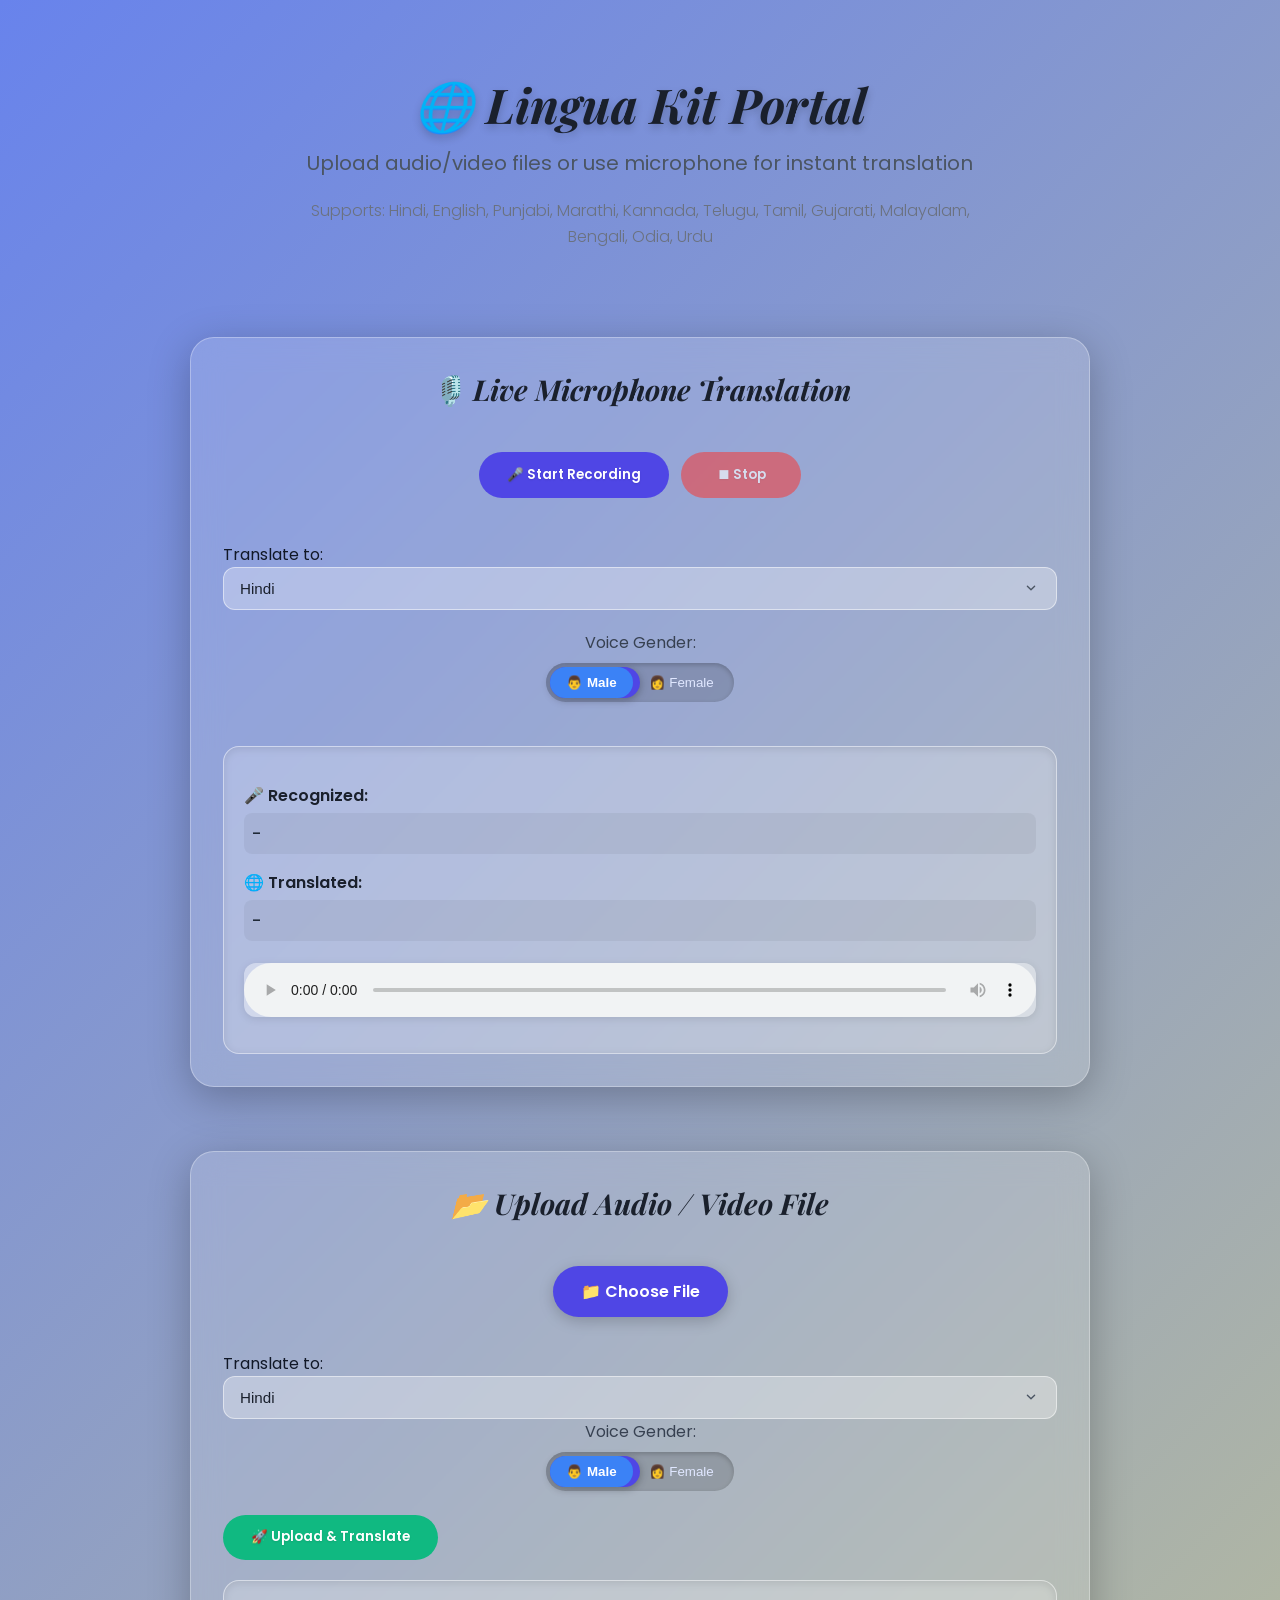
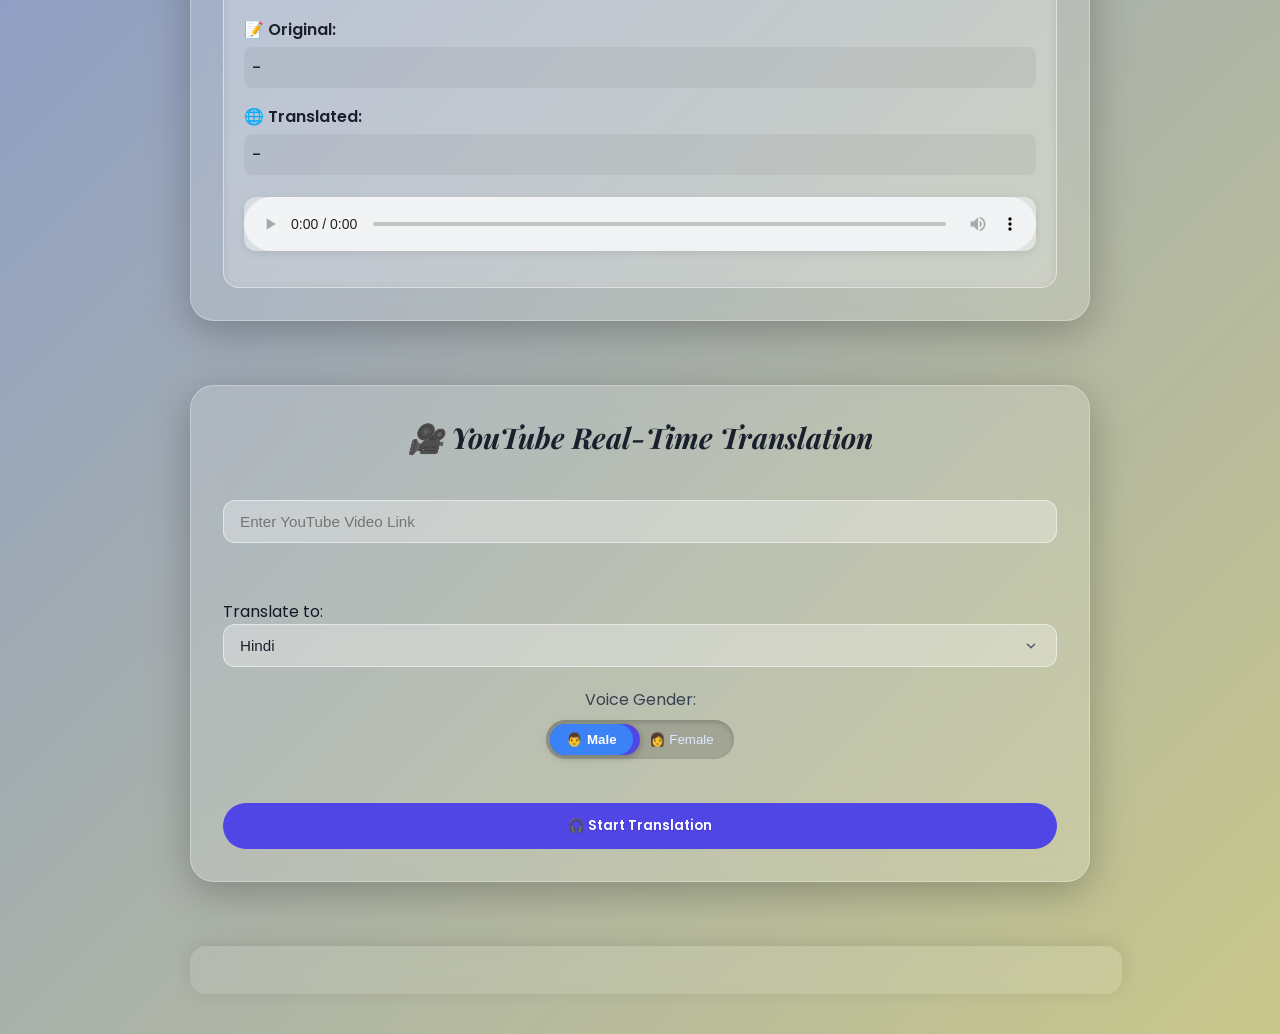
<file: lingua_kit/pulse_portal/index.html>
<!DOCTYPE html>
<html lang="en">
<head>
    <meta charset="UTF-8">
    <meta name="viewport" content="width=device-width, initial-scale=1.0">
    <title>🌐 Lingua Kit Portal</title>
    <link rel="preconnect" href="https://fonts.googleapis.com">
    <link rel="preconnect" href="https://fonts.gstatic.com" crossorigin>
    <link href="https://fonts.googleapis.com/css2?family=Poppins:wght@300;400;500;600;700&display=swap" rel="stylesheet">
    <link rel="stylesheet" href="static/style.css">
    <script>
      // Set this to your backend URL when hosted on Netlify, or leave empty for same-origin
      // Example: window.BACKEND_BASE_URL = 'https://your-backend-domain.example.com';
      window.BACKEND_BASE_URL = window.BACKEND_BASE_URL || '';
    </script>
    <style>body{font-family:'Poppins',system-ui,-apple-system,Segoe UI,Roboto,'Helvetica Neue',Arial,'Noto Sans','Apple Color Emoji','Segoe UI Emoji';}</style>
    <meta name="description" content="Upload or record audio, translate and generate speech in real time. Also supports YouTube link translation.">
</head>
<body class="ui-glass">
    <div class="container">
        <header>
            <h1>🌐 Lingua Kit Portal</h1>
            <p class="subtitle">Upload audio/video files or use microphone for instant translation</p>
            <p class="languages">Supports: Hindi, English, Punjabi, Marathi, Kannada, Telugu, Tamil, Gujarati,
                Malayalam, Bengali, Odia, Urdu</p>
        </header>

        <div class="section">
            <h2>🎙️ Live Microphone Translation</h2>
            <div class="controls">
                <button id="startBtn" class="btn btn-primary">🎤 Start Recording</button>
                <button id="stopBtn" class="btn btn-secondary" disabled>⏹ Stop</button>
            </div>

            <div class="target-lang-selector">
                <label for="liveLang">Translate to:</label>
                <select id="liveLang">
                    <option value="en">English</option>
                    <option value="hi" selected>Hindi</option>
                    <option value="pa">Punjabi</option>
                    <option value="mr">Marathi</option>
                    <option value="kn">Kannada</option>
                    <option value="te">Telugu</option>
                    <option value="ta">Tamil</option>
                    <option value="gu">Gujarati</option>
                    <option value="ml">Malayalam</option>
                    <option value="bn">Bengali</option>
                    <option value="or">Odia</option>
                    <option value="ur">Urdu</option>
                </select>
            </div>

            <div class="gender-selector">
                <label>Voice Gender:</label>
                <div class="gender-buttons">
                    <button type="button" class="gender-btn gender-male active" data-gender="male" id="liveGenderMale">👨 Male</button>
                    <button type="button" class="gender-btn gender-female" data-gender="female" id="liveGenderFemale">👩 Female</button>
                </div>
            </div>

            <div id="liveResult" class="result-box">
                <div class="text-result">
                    <p><strong>🎤 Recognized:</strong> <span id="liveText" class="text-display">-</span></p>
                    <p><strong>🌐 Translated:</strong> <span id="translatedText" class="text-display">-</span></p>
                </div>
                <audio id="liveAudio" controls style="margin-top: 10px; width: 100%;"></audio>
                <div id="liveStatus" class="status"></div>
            </div>
        </div>

        <div class="divider"></div>

        <div class="section">
            <h2>📂 Upload Audio / Video File</h2>
            <form id="uploadForm" enctype="multipart/form-data">
                <div class="file-input-wrapper">
                    <label for="fileInput" class="file-label">
                        <span id="fileLabelText">📁 Choose File</span>
                        <input type="file" id="fileInput" name="file" accept="audio/*,video/*" hidden>
                    </label>
                </div>
                <div id="fileName" class="file-name"></div>

                <div id="filePreview" class="file-preview" style="display: none; margin-top: 15px;">
                    <h3 style="margin-bottom: 10px; color: #0078ff;">🎵 Preview Uploaded File</h3>
                    <audio id="audioPreview" controls style="width: 100%; max-width: 500px; margin: 10px auto; display: none;"></audio>
                    <video id="videoPreview" controls style="width: 100%; max-width: 500px; margin: 10px auto; display: none;"></video>
                    <p id="previewInfo" style="color: #666; font-style: italic; margin-top: 5px;"></p>
                </div>

                <div class="target-lang-selector">
                    <label for="uploadLang">Translate to:</label>
                    <select id="uploadLang">
                        <option value="en">English</option>
                        <option value="hi" selected>Hindi</option>
                        <option value="pa">Punjabi</option>
                        <option value="mr">Marathi</option>
                        <option value="kn">Kannada</option>
                        <option value="te">Telugu</option>
                        <option value="ta">Tamil</option>
                        <option value="gu">Gujarati</option>
                        <option value="ml">Malayalam</option>
                        <option value="bn">Bengali</option>
                        <option value="or">Odia</option>
                        <option value="ur">Urdu</option>
                    </select>
                </div>

                <div class="gender-selector">
                    <label>Voice Gender:</label>
                    <div class="gender-buttons">
                        <button type="button" class="gender-btn gender-male active" data-gender="male" id="uploadGenderMale">👨 Male</button>
                        <button type="button" class="gender-btn gender-female" data-gender="female" id="uploadGenderFemale">👩 Female</button>
                    </div>
                </div>

                <button type="submit" class="btn btn-success" id="uploadBtn">🚀 Upload & Translate</button>
            </form>

            <div id="uploadResult" class="result-box">
                <div class="text-result">
                    <p><strong>📝 Original:</strong> <span id="origText" class="text-display">-</span></p>
                    <p><strong>🌐 Translated:</strong> <span id="transText" class="text-display">-</span></p>
                </div>
                <audio id="uploadAudio" controls style="margin-top: 10px; width: 100%;"></audio>
                <div id="uploadStatus" class="status"></div>
            </div>
        </div>

        <div class="divider"></div>

        <div class="section">
            <h2>🎥 YouTube Real-Time Translation</h2>
            <div class="controls">
                <input id="ytUrl" type="text" placeholder="Enter YouTube Video Link"
                    class="youtube-input">
            </div>

            <div class="target-lang-selector" style="margin-top:12px;">
                <label for="ytLang">Translate to:</label>
                <select id="ytLang">
                    <option value="en">English</option>
                    <option value="hi" selected>Hindi</option>
                    <option value="pa">Punjabi</option>
                    <option value="mr">Marathi</option>
                    <option value="kn">Kannada</option>
                    <option value="te">Telugu</option>
                    <option value="ta">Tamil</option>
                    <option value="gu">Gujarati</option>
                    <option value="ml">Malayalam</option>
                    <option value="bn">Bengali</option>
                    <option value="or">Odia</option>
                    <option value="ur">Urdu</option>
                </select>
            </div>

            <div class="gender-selector">
                <label>Voice Gender:</label>
                <div class="gender-buttons">
                    <button type="button" class="gender-btn gender-male active" data-gender="male" id="ytGenderMale">👨 Male</button>
                    <button type="button" class="gender-btn gender-female" data-gender="female" id="ytGenderFemale">👩 Female</button>
                </div>
            </div>

            <button class="btn btn-primary" id="ytStartBtn">🎧 Start Translation</button>

            <div id="ytResults" class="result-box" style="margin-top:12px; display:none;"></div>
        </div>

        <div class="footer"></div>
    </div>

    <script src="static/app.js"></script>
</body>
</html>
</file>
<file: lingua_kit/pulse_portal/static/style.css>
@import url('https://fonts.googleapis.com/css2?family=Poppins:wght@300;400;500;600;700&display=swap');
@import url('https://fonts.googleapis.com/css2?family=Playfair+Display:ital,wght@1,400;1,500;1,600;1,700&display=swap');

/* --- 1. BASE STYLES --- */
body {
    font-family: 'Poppins', sans-serif;
    background: linear-gradient(-45deg, #e9de6a, #325aeb, #e9de6a, #6883ec);
    background-size: 400% 400%;
    animation: gradientWave 15s ease infinite;
    color: #111827;
    min-height: 100vh;
    display: flex;
    flex-direction: column;
    align-items: center;
    justify-content: flex-start;
    padding: 2rem 1rem;
    box-sizing: border-box;
}

@keyframes gradientWave {
    0% {
        background-position: 0% 50%;
    }

    50% {
        background-position: 100% 50%;
    }

    100% {
        background-position: 0% 50%;
    }
}

/* --- 2. HEADER --- */
header {
    text-align: center;
    margin-bottom: 2.5rem;
    color: #2c3e50;
}

header h1 {
    font-family: Algerian, 'Playfair Display', serif;
    font-style: italic;
    font-size: clamp(2.2rem, 5vw, 3rem);
    font-weight: 700;
    margin-bottom: 0.5rem;
    text-shadow: 0 4px 8px rgba(0, 0, 0, 0.2);
    color: #1a202c;
}

header .subtitle {
    font-size: clamp(1rem, 2.5vw, 1.25rem);
    color: #4b5563;
    margin-top: 0.75rem;
}

header .languages {
    font-size: clamp(0.85rem, 2vw, 1rem);
    color: #6b7280;
    margin-top: 1rem;
    font-weight: 300;
    line-height: 1.6;
    max-width: 700px;
    margin-left: auto;
    margin-right: auto;
}

/* --- 3. MAIN CONTAINER LAYOUT (STACKED) --- */
.container {
    max-width: 900px;
    width: 100%;
    margin: 0 auto;
    display: flex;
    flex-direction: column;
    gap: 2rem;
}

/* --- 4. "GLASS" CARD STYLING --- */
.section {
    background-color: rgba(255, 255, 255, 0.15);
    backdrop-filter: blur(15px);
    -webkit-backdrop-filter: blur(15px);
    box-shadow: 0 10px 40px 0 rgba(0, 0, 0, 0.25);
    border-radius: 1.5rem;
    padding: 2rem;
    transition: all 0.3s ease-in-out;
    border: 1px solid rgba(255, 255, 255, 0.3);
    display: flex;
    flex-direction: column;
    gap: 1.25rem;
}

.section:hover {
    transform: translateY(-10px) scale(1.01);
    box-shadow: 0 15px 50px 0 rgba(0, 0, 0, 0.35);
}

.section h2 {
    font-family: 'Playfair Display', serif;
    font-style: italic;
    font-size: clamp(1.4rem, 3vw, 1.8rem);
    color: #1a202c;
    text-align: center;
    margin-top: 0;
    margin-bottom: 1.5rem;
}

/* --- 5. BUTTONS --- */
.controls {
    display: flex;
    gap: 0.75rem;
    justify-content: center;
    flex-wrap: wrap;
    margin-bottom: 1.5rem;
}

.btn {
    padding: 0.8rem 1.75rem;
    border-radius: 2rem;
    font-weight: 600;
    transition: all 0.3s ease-in-out;
    outline: none;
    font-family: 'Poppins', sans-serif;
    cursor: pointer;
    text-align: center;
    border: none;
    display: inline-flex;
    align-items: center;
    justify-content: center;
    gap: 0.5rem;
    text-shadow: 0 1px 2px rgba(0, 0, 0, 0.1);
}

.btn:focus {
    outline: none;
    box-shadow: 0 0 0 3px rgba(255, 255, 255, 0.5), 0 0 0 6px #4f46e5;
}

.btn[disabled] {
    opacity: 0.6;
    cursor: not-allowed;
    box-shadow: none;
    transform: none;
}

.btn-primary {
    background-color: #4f46e5;
    color: #ffffff;
}

.btn-primary:hover:not([disabled]) {
    background-color: #6366f1;
    box-shadow: 0 0 25px rgba(99, 102, 241, 0.7);
}

.btn-secondary {
    background-color: #ef4444;
    color: #ffffff;
}

.btn-secondary:hover:not([disabled]) {
    background-color: #dc2626;
    box-shadow: 0 0 20px rgba(239, 68, 68, 0.6);
}

.btn-success {
    background-color: #10b981;
    color: #ffffff;
}

.btn-success:hover:not([disabled]) {
    background-color: #059669;
    box-shadow: 0 0 25px rgba(16, 185, 129, 0.7);
}

.controls .btn {
    min-width: 120px;
}

/* File Input Button */
.file-input-wrapper {
    text-align: center;
    width: 100%;
}

.file-label {
    display: inline-flex;
    align-items: center;
    justify-content: center;
    gap: 0.5rem;
    background-color: #4f46e5;
    color: #ffffff;
    padding: 0.8rem 1.75rem;
    border-radius: 2rem;
    font-weight: 600;
    cursor: pointer;
    transition: all 300ms ease-in-out;
    box-shadow: 0 4px 15px rgba(0, 0, 0, 0.2);
    white-space: nowrap;
}

.file-label:hover {
    background-color: #6366f1;
    box-shadow: 0 0 25px rgba(99, 102, 241, 0.7);
}

.file-name {
    margin-top: 0.75rem;
    font-style: italic;
    color: #4b5563;
    text-align: center;
    font-size: 0.9rem;
    min-height: 1.5em;
}

/* --- 6. GENDER TOGGLE SWITCHES --- */
.gender-selector {
    display: flex;
    flex-direction: column;
    align-items: center;
    gap: 0.5rem;
    margin-bottom: 1.5rem;
    color: #374151;
}

.gender-buttons {
    display: flex;
    position: relative;
    background-color: rgba(0, 0, 0, 0.15);
    border-radius: 2rem;
    padding: 0.25rem;
    width: fit-content;
    box-shadow: inset 0 2px 5px rgba(0, 0, 0, 0.2);
}

.gender-btn {
    padding: 0.5rem 1rem;
    border: none;
    background: transparent;
    font-weight: 500;
    cursor: pointer;
    transition: all 0.3s ease-in-out;
    color: #e0e7ff;
    border-radius: 1.5rem;
    position: relative;
    z-index: 1;
    min-width: 80px;
    display: flex;
    align-items: center;
    justify-content: center;
    gap: 0.4rem;
}

.gender-btn.active {
    color: #ffffff;
    font-weight: 600;
    background-color: #4f46e5;
}

.gender-btn.gender-male.active {
    background-color: #3b82f6;
}

.gender-btn.gender-female.active {
    background-color: #ec4899;
}

.gender-buttons::before {
    content: '';
    position: absolute;
    top: 0.25rem;
    left: 0.25rem;
    height: calc(100% - 0.5rem);
    width: calc(50% - 0.25rem);
    background-color: #4f46e5;
    border-radius: 1.5rem;
    transition: transform 0.3s ease-in-out;
    box-shadow: 0 2px 8px rgba(0, 0, 0, 0.3);
    z-index: 0;
}

.gender-buttons:has(.gender-btn.gender-female.active)::before {
    transform: translateX(calc(100% + 0.5rem));
}

.gender-btn span {
    display: inline-block;
    margin-right: 0.2em;
}

/* --- 7. INPUTS & SELECTS --- */
.input-group {
    display: flex;
    flex-direction: column;
    gap: 0.5rem;
    width: 100%;
    align-items: flex-start;
}

.input-group label {
    font-weight: 500;
    color: #374151;
    margin-bottom: 0;
}

select,
input[type="text"] {
    background-color: rgba(255, 255, 255, 0.3);
    border: 1px solid rgba(255, 255, 255, 0.5);
    color: #1a202c;
    font-size: 0.95rem;
    border-radius: 0.75rem;
    width: 100%;
    padding: 0.75rem 1rem;
    box-sizing: border-box;
    transition: border-color 0.2s ease, box-shadow 0.2s ease;
}

select {
    -webkit-appearance: none;
    -moz-appearance: none;
    appearance: none;
    background-image: url("data:image/svg+xml,%3Csvg xmlns='http://www.w3.org/2000/svg' fill='none' viewBox='0 0 20 20'%3E%3Cpath stroke='%234b5563' stroke-linecap='round' stroke-linejoin='round' stroke-width='1.5' d='m6 8 4 4 4-4'/%3E%3C/svg%3E");
    background-position: right 1rem center;
    background-repeat: no-repeat;
    background-size: 1.2em 1.2em;
    padding-right: 2.5rem;
    cursor: pointer;
}

select:focus,
input[type="text"]:focus {
    outline: none;
    border-color: #4f46e5;
    box-shadow: 0 0 0 2px #4f46e5;
}

select option {
    background-color: #ffffff;
    color: #111827;
}

.live-mic-section .input-group {
    margin-bottom: 0.75rem;
}

.live-mic-section .input-group label {
    width: 100%;
    display: block;
}

.live-mic-section .input-line {
    display: flex;
    align-items: center;
    width: 100%;
    gap: 0.5rem;
}

.live-mic-section .text-display {
    flex-grow: 1;
    min-height: 44px;
    display: flex;
    align-items: center;
}

.live-mic-section select {
    max-width: 130px;
    flex-shrink: 0;
}

/* --- 8. RESULTS DISPLAY --- */
.result-box {
    background-color: rgba(255, 255, 255, 0.25);
    border: 1px solid rgba(255, 255, 255, 0.4);
    border-radius: 1rem;
    padding: 1.25rem;
    margin-top: auto;
    box-shadow: inset 0 2px 8px rgba(0, 0, 0, 0.1);
    flex-grow: 1;
    display: flex;
    flex-direction: column;
    justify-content: space-between;
}

.text-result p {
    margin-bottom: 0.75rem;
    font-size: 1rem;
    color: #374151;
    line-height: 1.6;
    word-wrap: break-word;
}

.text-result p strong {
    color: #1a202c;
    font-weight: 600;
}

.text-display {
    font-weight: 500;
    color: #1f2937;
    display: block;
    margin-top: 0.25rem;
    background-color: rgba(0, 0, 0, 0.05);
    padding: 0.5rem;
    border-radius: 0.5rem;
    min-height: 1.5em;
}

.result-box audio {
    margin-top: 1.25rem;
    width: 100%;
    background-color: rgba(255, 255, 255, 0.4);
    border-radius: 0.75rem;
    box-shadow: 0 2px 8px rgba(0, 0, 0, 0.1);
}

.status {
    margin-top: 1rem;
    font-weight: 500;
    text-align: center;
    color: #4b5563;
    font-size: 0.9rem;
}

/* Loader */
.loader {
    width: 2rem;
    height: 2rem;
    border-width: 5px;
    border-color: #818cf8;
    border-top-color: transparent;
    border-radius: 50%;
    animation: spin 1s linear infinite;
    margin: 2rem auto 0 auto;
}

@keyframes spin {
    0% {
        transform: rotate(0deg);
    }

    100% {
        transform: rotate(360deg);
    }
}

/* --- File Preview Specifics --- */
.file-preview {
    border: 2px dashed rgba(255, 255, 255, 0.4);
    border-radius: 1rem;
    padding: 1.5rem;
    background-color: rgba(255, 255, 255, 0.1);
    text-align: center;
    display: flex;
    flex-direction: column;
    align-items: center;
    gap: 1rem;
}

.file-preview h3 {
    color: #2563eb;
    font-style: normal;
    font-size: 1.1rem;
    margin-bottom: 0.5rem;
}

.file-preview audio,
.file-preview video {
    max-width: 100%;
    height: auto;
    border-radius: 0.75rem;
    background-color: rgba(0, 0, 0, 0.1);
    box-shadow: 0 2px 10px rgba(0, 0, 0, 0.2);
    width: 100%;
}

.file-preview p {
    color: #6b7280;
    font-style: italic;
    font-size: 0.85rem;
}

.upload-section form {
    width: 100%;
    display: flex;
    flex-direction: column;
    align-items: center;
    gap: 1rem;
}

.upload-section .input-group,
.upload-section .gender-selector {
    width: 100%;
    max-width: 350px;
    margin-left: auto;
    margin-right: auto;
}

.youtube-section .input-group,
.youtube-section .gender-selector {
    width: 100%;
    max-width: 350px;
    margin-left: auto;
    margin-right: auto;
}

.youtube-section .btn-primary {
    margin-top: 1.5rem;
}

.youtube-section .controls {
    margin-bottom: 0;
}

.youtube-section .controls .youtube-input {
    width: 100%;
}

/* --- FOOTER --- */
.footer {
    margin-top: 2rem;
    padding: 1.5rem 1rem;
    text-align: center;
    color: #4b5563;
    font-size: 0.85rem;
    background-color: rgba(255, 255, 255, 0.1);
    backdrop-filter: blur(10px);
    border-radius: 1rem;
    width: 100%;
    max-width: 1200px;
    box-shadow: 0 -4px 20px rgba(0, 0, 0, 0.1);
}
</file>
